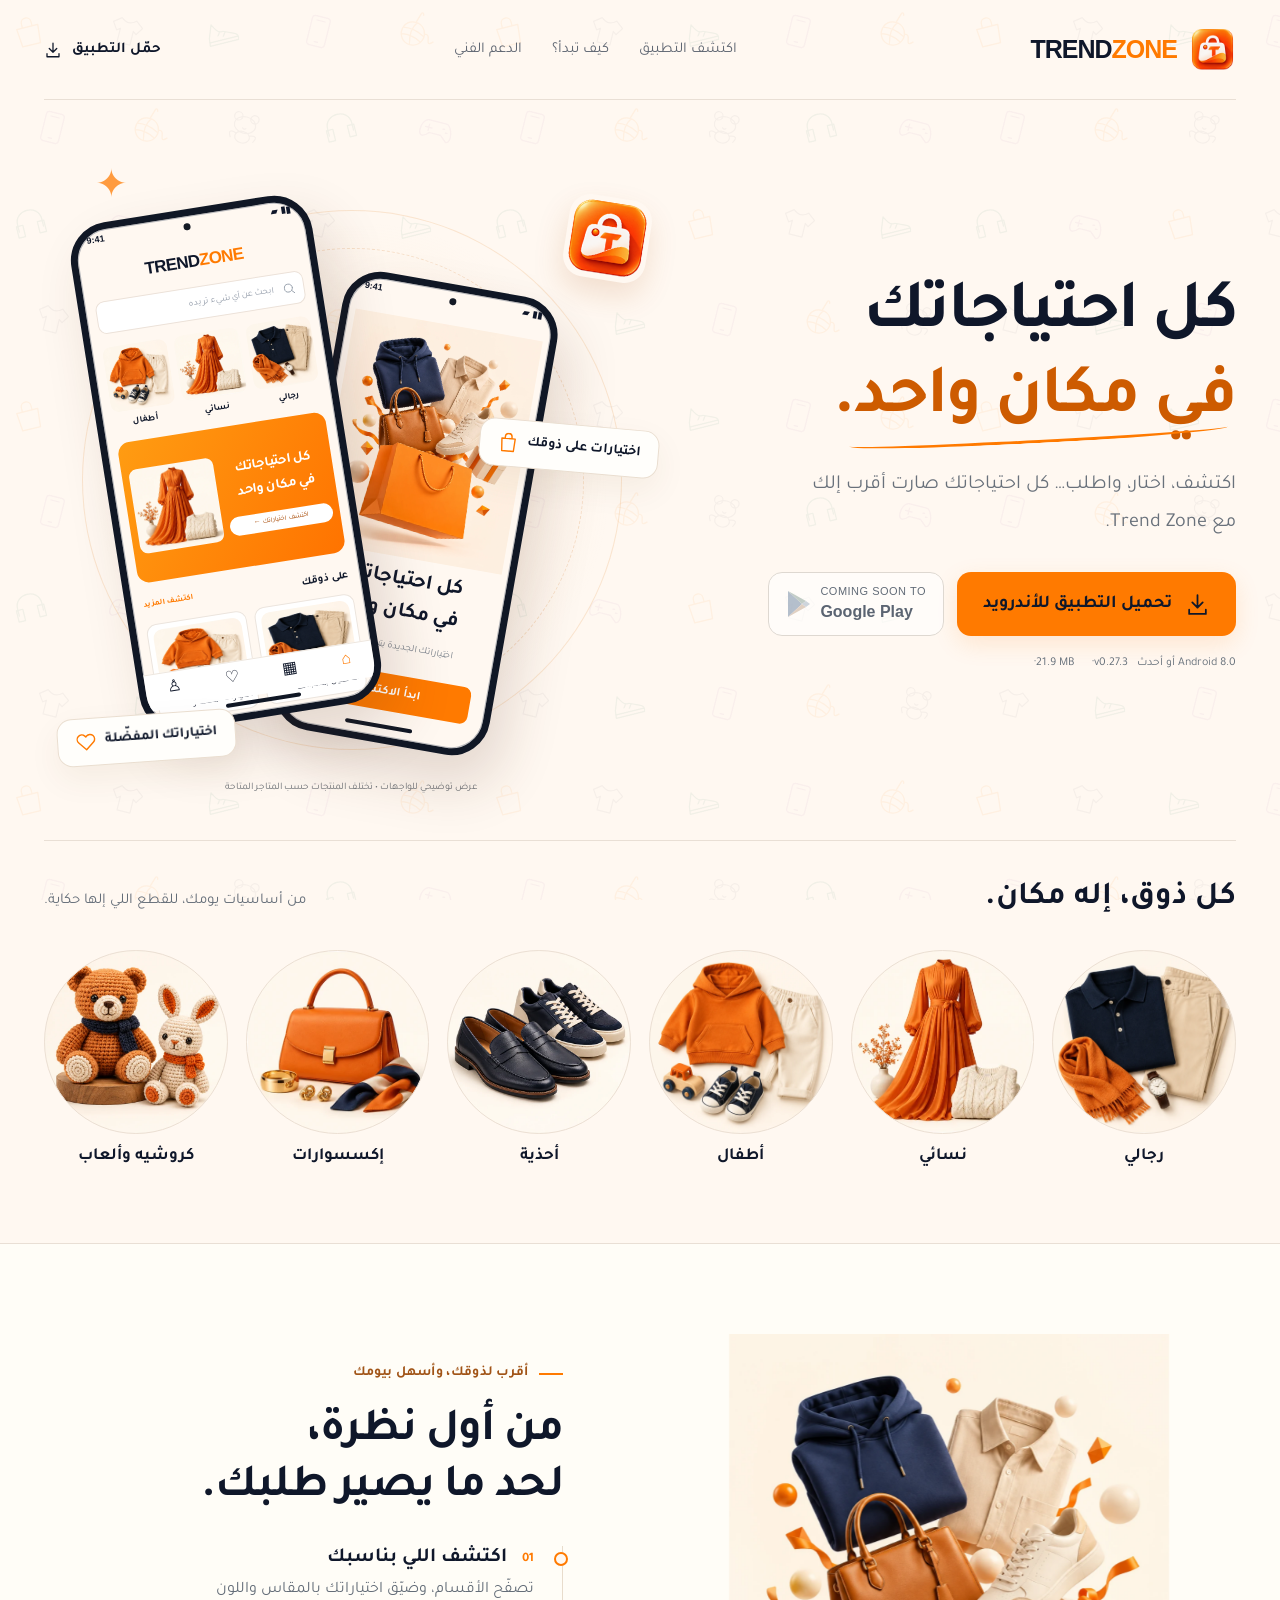
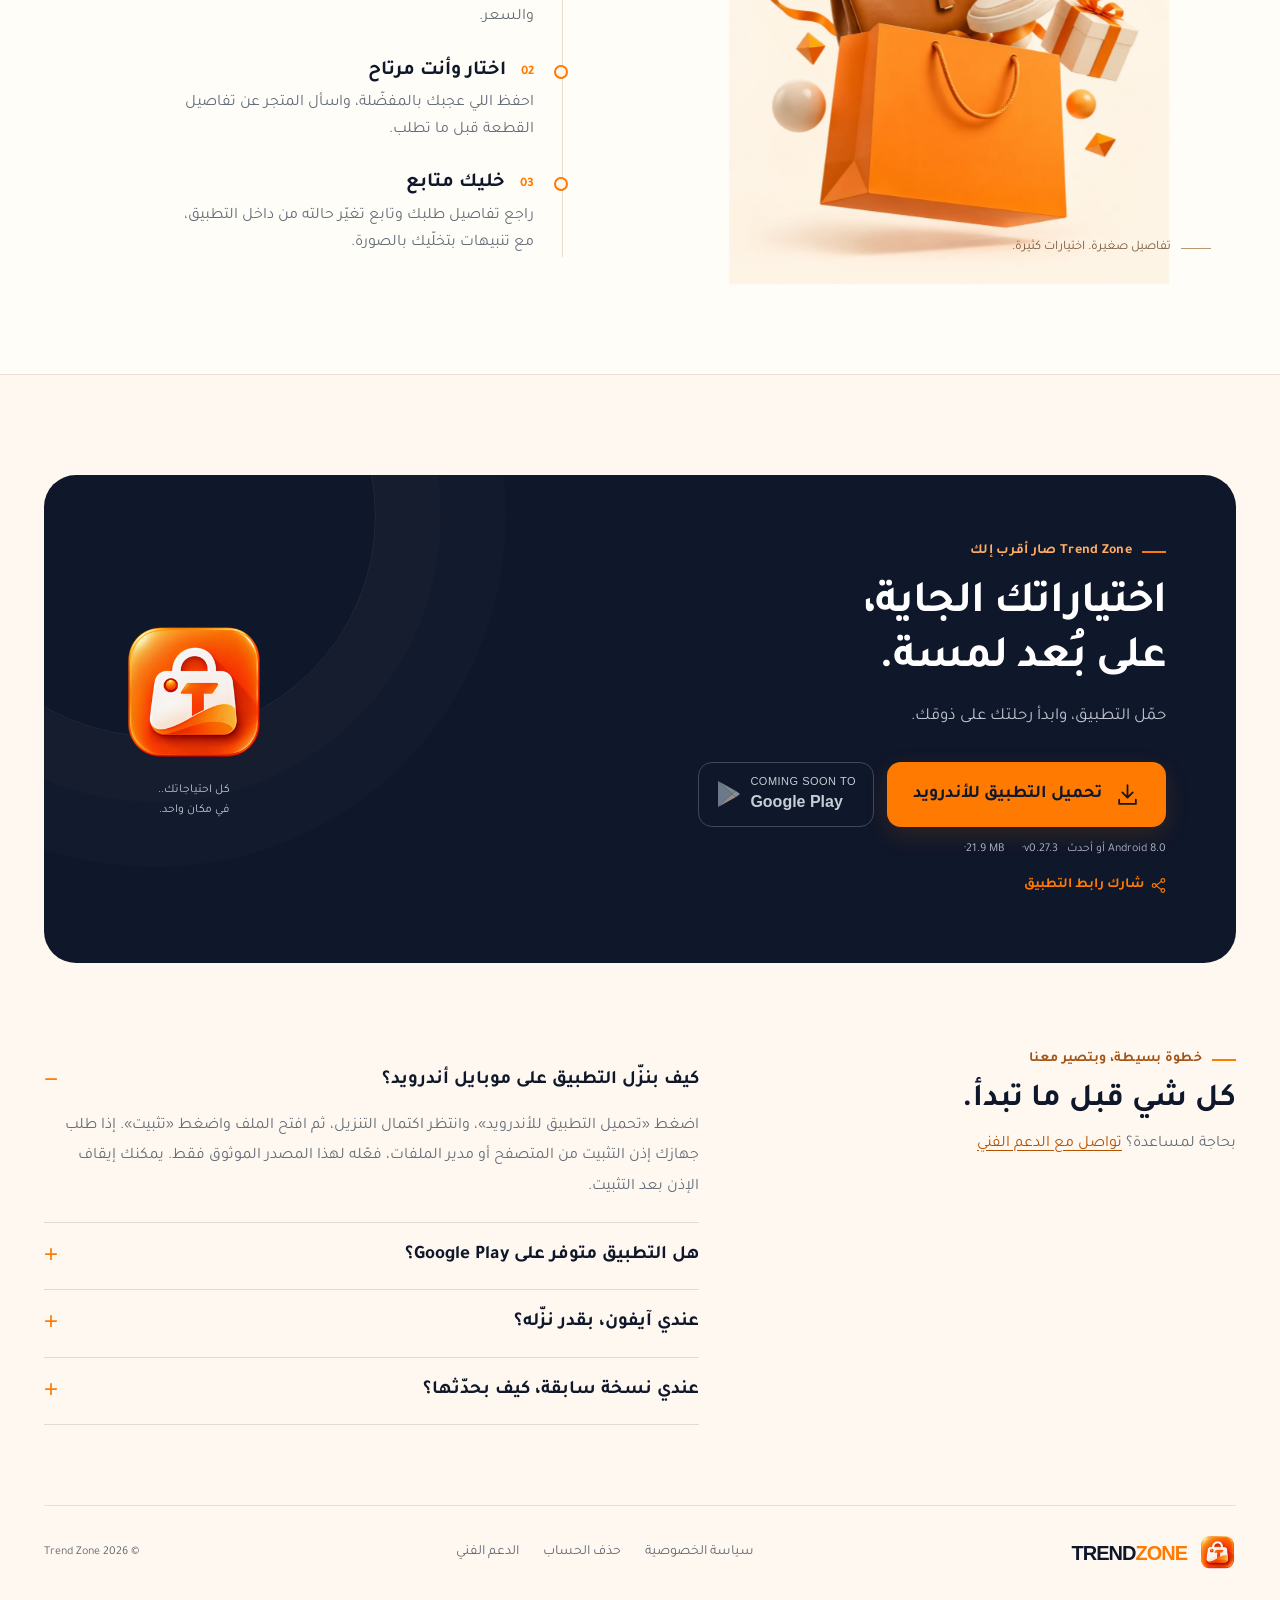
<file: index.html>
<!doctype html>
<html lang="ar" dir="rtl"><head><meta charset="UTF-8"><meta name="viewport" content="width=device-width,initial-scale=1"><meta name="theme-color" content="#FFF8F1"><meta name="description" content="حمّل Trend Zone للأندرويد. اكتشف الأزياء والأحذية والإكسسوارات، احفظ اختياراتك وتابع طلباتك من مكان واحد."><meta property="og:title" content="Trend Zone — كل احتياجاتك في مكان واحد"><meta property="og:description" content="اكتشف، اختار، واطلب… كل احتياجاتك صارت أقرب إلك مع Trend Zone."><meta property="og:type" content="website"><meta property="og:url" content="https://trend-zone.github.io/trend-zone-releases/"><meta property="og:image" content="https://trend-zone.github.io/trend-zone-releases/brand-icon.png"><meta property="og:locale" content="ar_AR"><title>Trend Zone — كل احتياجاتك في مكان واحد</title><link rel="icon" type="image/png" href="brand-icon.png"><link rel="canonical" href="https://trend-zone.github.io/trend-zone-releases/"><link rel="preload" href="tajawal_bold.ttf" as="font" type="font/ttf" crossorigin><link rel="stylesheet" href="landing.css"><script src="landing.js" defer></script></head>
<body><a class="skip" href="#main">انتقل إلى المحتوى</a><div class="pattern" aria-hidden="true"></div>
<header class="header wrap"><a class="brand" href="./" aria-label="Trend Zone — الرئيسية"><img src="brand-icon.png" alt="" width="47" height="47"><span class="word">TREND<b>ZONE</b></span></a><nav class="nav" aria-label="التنقل الرئيسي"><a href="#discover">اكتشف التطبيق</a><a href="#how">كيف تبدأ؟</a><a href="mailto:trend-zone-support@googlegroups.com">الدعم الفني</a></nav><a class="nav-download" href="#download">حمّل التطبيق <svg viewBox="0 0 24 24" fill="none" stroke="currentColor" stroke-width="1.7" stroke-linecap="round" stroke-linejoin="round" aria-hidden="true"><path d="M12 3v12m-5-5 5 5 5-5M4 17v4h16v-4"/></svg></a></header>
<main id="main"><section class="hero wrap" aria-labelledby="hero-title"><div class="hero-copy"><h1 id="hero-title">كل احتياجاتك<br><em>في مكان واحد.</em></h1><p>اكتشف، اختار، واطلب… كل احتياجاتك صارت أقرب إلك مع <span dir="ltr">Trend Zone</span>.</p><div class="actions"><a class="download" href="https://github.com/TREND-ZONE/trend-zone-releases/releases/latest/download/TrendZone.apk" download="TrendZone-0.27.3.apk"><svg viewBox="0 0 24 24" fill="none" stroke="currentColor" stroke-width="1.7" stroke-linecap="round" stroke-linejoin="round" aria-hidden="true"><path d="M12 3v12m-5-5 5 5 5-5M4 17v4h16v-4"/></svg><span>تحميل التطبيق للأندرويد</span></a><div class="store-soon" aria-label="Coming Soon to Google Play"><svg viewBox="0 0 24 28" aria-hidden="true"><path d="M2 1 16 14 2 27Z" fill="#94a3b8"/><path d="m2 1 18 10-4 3Z" fill="#a8b8b0"/><path d="m2 27 18-10-4-3Z" fill="#d3bca9"/><path d="m16 14 4-3 4 3-4 3Z" fill="#b9c3cf"/></svg><span><small>COMING SOON TO</small><strong>Google Play</strong></span></div></div><div class="file-note"><span>Android 8.0 أو أحدث</span><span dir="ltr">v0.27.3</span><span dir="ltr">21.9 MB</span></div></div>
<div class="hero-art" aria-label="تصوّر توضيحي لتجربة Trend Zone"><div class="orbit" aria-hidden="true"></div><span class="star-spark" aria-hidden="true">✦</span><img class="float-icon" src="brand-icon.png" alt="أيقونة Trend Zone" width="83" height="83">
<div class="phone phone-back" aria-hidden="true"><div class="camera"></div><div class="phone-top"><span>9:41</span><span>▰ ▮▮</span></div><img class="brand-art" src="welcome_scene.webp" width="1122" height="1402" alt=""><h3><span>كل احتياجاتك</span><span>في مكان واحد</span></h3><p>اختياراتك الجديدة بتبدأ من هون.</p><span class="mini-button">ابدأ الاكتشاف</span></div>
<div class="phone phone-front" aria-hidden="true"><div class="camera"></div><div class="phone-top"><span>9:41</span><span>▰ ▮▮</span></div><div class="phone-brand"><span class="word">TREND<b>ZONE</b></span></div><div class="phone-search"><svg viewBox="0 0 24 24" fill="none" stroke="currentColor" stroke-width="1.7" stroke-linecap="round" stroke-linejoin="round" aria-hidden="true"><path d="m21 21-5-5M18 10a8 8 0 1 1-16 0 8 8 0 0 1 16 0"/></svg><span>ابحث عن أي شيء تريده</span></div><div class="mini-cats"><div class="mini-cat"><span class="swatch"></span>رجالي</div><div class="mini-cat"><span class="swatch dress"></span>نسائي</div><div class="mini-cat"><span class="swatch kids"></span>أطفال</div></div><div class="mini-banner"><div><b><span>كل احتياجاتك</span><span>في مكان واحد</span></b><small>اكتشف اختياراتك ←</small></div><span class="swatch dress"></span></div><div class="mini-title">على ذوقك<span>اكتشف المزيد</span></div><div class="mini-products"><div><span class="swatch"></span><small>تفاصيل بتشبهك</small></div><div><span class="swatch kids"></span><small>اختيارات للصغار</small></div></div><div class="phone-bottom"><span>⌂</span><span>▦</span><span>♡</span><span>♙</span></div></div>
<div class="float-label label-one"><svg viewBox="0 0 24 24" fill="none" stroke="currentColor" stroke-width="1.7" stroke-linecap="round" stroke-linejoin="round" aria-hidden="true"><path d="M20.8 4.6a5.5 5.5 0 0 0-7.8 0L12 5.7l-1.1-1.1a5.5 5.5 0 0 0-7.8 7.8L12 21l8.8-8.6a5.5 5.5 0 0 0 0-7.8Z"/></svg> اختياراتك المفضّلة</div><div class="float-label label-two"><svg viewBox="0 0 24 24" fill="none" stroke="currentColor" stroke-width="1.7" stroke-linecap="round" stroke-linejoin="round" aria-hidden="true"><path d="M4 7h16l-1 15H5L4 7Zm4 0V5a4 4 0 0 1 8 0v2"/></svg> اختيارات على ذوقك</div><p class="tiny-caption">عرض توضيحي للواجهات • تختلف المنتجات حسب المتاجر المتاحة</p></div></section>
<section class="category-strip wrap" id="discover" aria-labelledby="categories-title"><div class="section-intro"><h2 id="categories-title">كل ذوق، إله مكان.</h2><p>من أساسيات يومك، للقطع اللي إلها حكاية.</p></div><div class="categories"><div class="category"><div class="cat-image cat-men" role="img" aria-label="ملابس رجالية"></div><h3>رجالي</h3></div><div class="category"><div class="cat-image cat-women" role="img" aria-label="فستان وملابس نسائية"></div><h3>نسائي</h3></div><div class="category"><div class="cat-image cat-kids" role="img" aria-label="ملابس أطفال"></div><h3>أطفال</h3></div><div class="category"><div class="cat-image cat-shoes" role="img" aria-label="أحذية"></div><h3>أحذية</h3></div><div class="category"><div class="cat-image cat-bags" role="img" aria-label="حقائب وإكسسوارات"></div><h3>إكسسوارات</h3></div><div class="category"><div class="cat-image cat-crochet" role="img" aria-label="ألعاب وأعمال كروشيه"></div><h3>كروشيه وألعاب</h3></div></div></section>
<section class="journey" id="how" aria-labelledby="journey-title"><div class="journey-layout wrap"><div class="journey-visual"><img src="welcome_scene.webp" alt="تشكيلة من الملابس والحذاء والحقيبة حول حقيبة تسوّق برتقالية" width="1122" height="1402" loading="lazy"><span class="journey-note">تفاصيل صغيرة. اختيارات كثيرة.</span></div><div class="journey-copy"><div class="eyebrow">أقرب لذوقك، وأسهل بيومك</div><h2 id="journey-title">من أول نظرة،<br>لحد ما يصير طلبك.</h2><div class="steps"><div class="step"><h3><small>01</small> اكتشف اللي بناسبك</h3><p>تصفّح الأقسام، وضيّق اختياراتك بالمقاس واللون والسعر.</p></div><div class="step"><h3><small>02</small> اختار وأنت مرتاح</h3><p>احفظ اللي عجبك بالمفضّلة، واسأل المتجر عن تفاصيل القطعة قبل ما تطلب.</p></div><div class="step"><h3><small>03</small> خليك متابع</h3><p>راجع تفاصيل طلبك وتابع تغيّر حالته من داخل التطبيق، مع تنبيهات بتخلّيك بالصورة.</p></div></div></div></div></section>
<section class="download-section wrap" id="download" aria-labelledby="download-title"><div class="download-stage"><div><div class="eyebrow">Trend Zone صار أقرب إلك</div><h2 id="download-title">اختياراتك الجاية،<br>على بُعد لمسة.</h2><p>حمّل التطبيق، وابدأ رحلتك على ذوقك.</p><div class="actions"><a class="download" href="https://github.com/TREND-ZONE/trend-zone-releases/releases/latest/download/TrendZone.apk" download="TrendZone-0.27.3.apk"><svg viewBox="0 0 24 24" fill="none" stroke="currentColor" stroke-width="1.7" stroke-linecap="round" stroke-linejoin="round" aria-hidden="true"><path d="M12 3v12m-5-5 5 5 5-5M4 17v4h16v-4"/></svg><span>تحميل التطبيق للأندرويد</span></a><div class="store-soon" aria-label="Coming Soon to Google Play"><svg viewBox="0 0 24 28" aria-hidden="true"><path d="M2 1 16 14 2 27Z" fill="#94a3b8"/><path d="m2 1 18 10-4 3Z" fill="#a8b8b0"/><path d="m2 27 18-10-4-3Z" fill="#d3bca9"/><path d="m16 14 4-3 4 3-4 3Z" fill="#b9c3cf"/></svg><span><small>COMING SOON TO</small><strong>Google Play</strong></span></div></div><div class="file-note"><span>Android 8.0 أو أحدث</span><span dir="ltr">v0.27.3</span><span dir="ltr">21.9 MB</span></div><button class="share" id="share" type="button"><svg viewBox="0 0 24 24" fill="none" stroke="currentColor" stroke-width="1.7" stroke-linecap="round" stroke-linejoin="round" aria-hidden="true"><path d="M8 12 17 5M8 12l9 7M8 12a3 3 0 1 1-6 0 3 3 0 0 1 6 0M22 4a3 3 0 1 1-6 0 3 3 0 0 1 6 0M22 20a3 3 0 1 1-6 0 3 3 0 0 1 6 0"/></svg> شارك رابط التطبيق</button></div><div class="qr"><img src="brand-icon.png" alt="أيقونة Trend Zone" width="150" height="150" loading="lazy"><p>كل احتياجاتك..<br>في مكان واحد.</p></div></div></section>
<section class="faq wrap" aria-labelledby="faq-title"><div><div class="eyebrow">خطوة بسيطة، وبتصير معنا</div><h2 id="faq-title">كل شي قبل ما تبدأ.</h2><p>بحاجة لمساعدة؟ <a href="mailto:trend-zone-support@googlegroups.com">تواصل مع الدعم الفني</a></p></div><div><details open><summary>كيف بنزّل التطبيق على موبايل أندرويد؟</summary><p>اضغط «تحميل التطبيق للأندرويد»، وانتظر اكتمال التنزيل، ثم افتح الملف واضغط «تثبيت». إذا طلب جهازك إذن التثبيت من المتصفح أو مدير الملفات، فعّله لهذا المصدر الموثوق فقط. يمكنك إيقاف الإذن بعد التثبيت.</p></details><details><summary>هل التطبيق متوفر على Google Play؟</summary><p>قريباً على Google Play. حالياً يمكنك تنزيل نسخة أندرويد مباشرة من هذه الصفحة.</p></details><details><summary>عندي آيفون، بقدر نزّله؟</summary><p>النسخة الحالية مخصصة لأجهزة أندرويد 8.0 أو أحدث، وملف التنزيل لا يعمل على آيفون.</p></details><details><summary>عندي نسخة سابقة، كيف بحدّثها؟</summary><p>احتفظ بالتطبيق الموجود وثبّت التحديث من نفس مصدر نسختك. إذا رفض الهاتف التحديث بسبب اختلاف النسخة، تواصل مع الدعم الفني قبل حذف التطبيق حتى نساعدك تختار الملف المناسب.</p></details></div></section></main>
<footer class="footer wrap"><a class="brand" href="./" aria-label="Trend Zone الرئيسية"><img src="brand-icon.png" alt="" width="37" height="37"><span class="word">TREND<b>ZONE</b></span></a><nav class="footer-links" aria-label="روابط المساعدة"><a href="privacy.html">سياسة الخصوصية</a><a href="delete-account.html">حذف الحساب</a><a href="mailto:trend-zone-support@googlegroups.com">الدعم الفني</a></nav><small>© 2026 Trend Zone</small></footer><div id="toast" class="toast" role="status" aria-live="polite"></div></body></html>
</file>
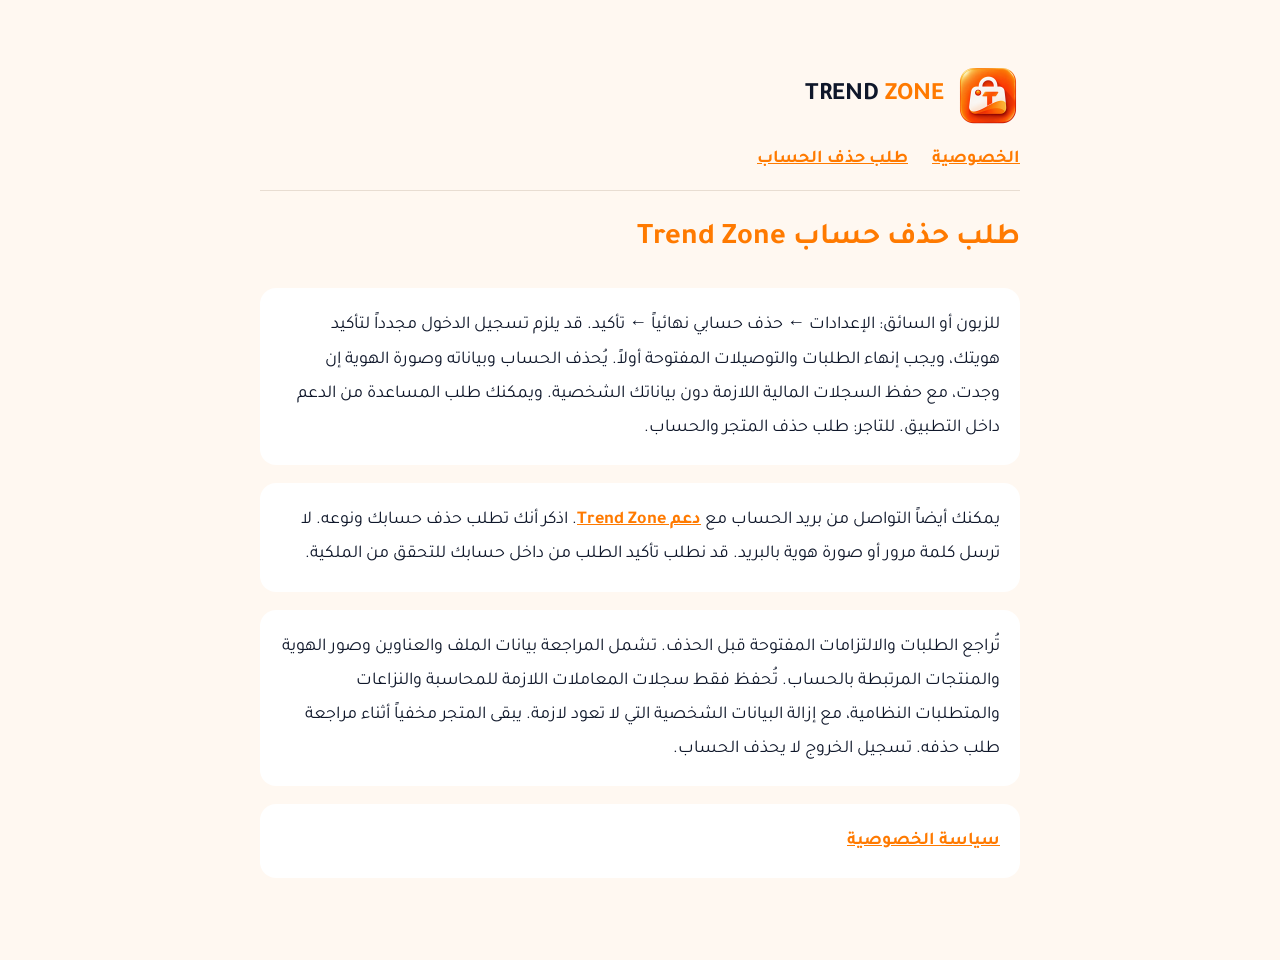
<file: delete-account.html>
<!doctype html><html lang="ar" dir="rtl"><meta charset="UTF-8"><meta name="viewport" content="width=device-width,initial-scale=1"><title>Trend Zone — حذف الحساب</title><style>@font-face{font-family:Tajawal;src:url(tajawal_regular.ttf)}@font-face{font-family:Tajawal;src:url(tajawal_bold.ttf);font-weight:700}body{max-width:760px;margin:40px auto;padding:24px;background:#fff8f1;color:#0f172a;font:18px/1.9 Tajawal,sans-serif}h1,a{color:#ff7a00}nav{display:flex;gap:24px;flex-wrap:wrap;padding:14px 0;border-bottom:1px solid #e8ddd2}header{display:flex;gap:12px;align-items:center;font-size:25px;font-weight:700}header img{width:64px;height:64px;border-radius:16px}p{background:#fff;padding:20px;border-radius:16px}a:focus{outline:3px solid #0f172a}a{font-weight:700}h1{font-size:30px}@media(max-width:600px){body{margin:0;padding:20px}h1{font-size:26px}} </style><header><img src="brand-icon.png" alt="شعار Trend Zone"><span dir="ltr">TREND <span style="color:#ff7a00">ZONE</span></span></header><nav><a href="privacy.html">الخصوصية</a><a href="delete-account.html">طلب حذف الحساب</a></nav><h1>طلب حذف حساب Trend Zone</h1><p>للزبون أو السائق: الإعدادات ← حذف حسابي نهائياً ← تأكيد. قد يلزم تسجيل الدخول مجدداً لتأكيد هويتك، ويجب إنهاء الطلبات والتوصيلات المفتوحة أولاً. يُحذف الحساب وبياناته وصورة الهوية إن وجدت، مع حفظ السجلات المالية اللازمة دون بياناتك الشخصية. ويمكنك طلب المساعدة من الدعم داخل التطبيق. للتاجر: طلب حذف المتجر والحساب.</p><p>يمكنك أيضاً التواصل من بريد الحساب مع <a href="mailto:trend-zone-support@googlegroups.com?subject=Trend%20Zone%20account%20deletion">دعم Trend Zone</a>. اذكر أنك تطلب حذف حسابك ونوعه. لا ترسل كلمة مرور أو صورة هوية بالبريد. قد نطلب تأكيد الطلب من داخل حسابك للتحقق من الملكية.</p><p>تُراجع الطلبات والالتزامات المفتوحة قبل الحذف. تشمل المراجعة بيانات الملف والعناوين وصور الهوية والمنتجات المرتبطة بالحساب. تُحفظ فقط سجلات المعاملات اللازمة للمحاسبة والنزاعات والمتطلبات النظامية، مع إزالة البيانات الشخصية التي لا تعود لازمة. يبقى المتجر مخفياً أثناء مراجعة طلب حذفه. تسجيل الخروج لا يحذف الحساب.</p><p><a href="privacy.html">سياسة الخصوصية</a></p></html>
</file>
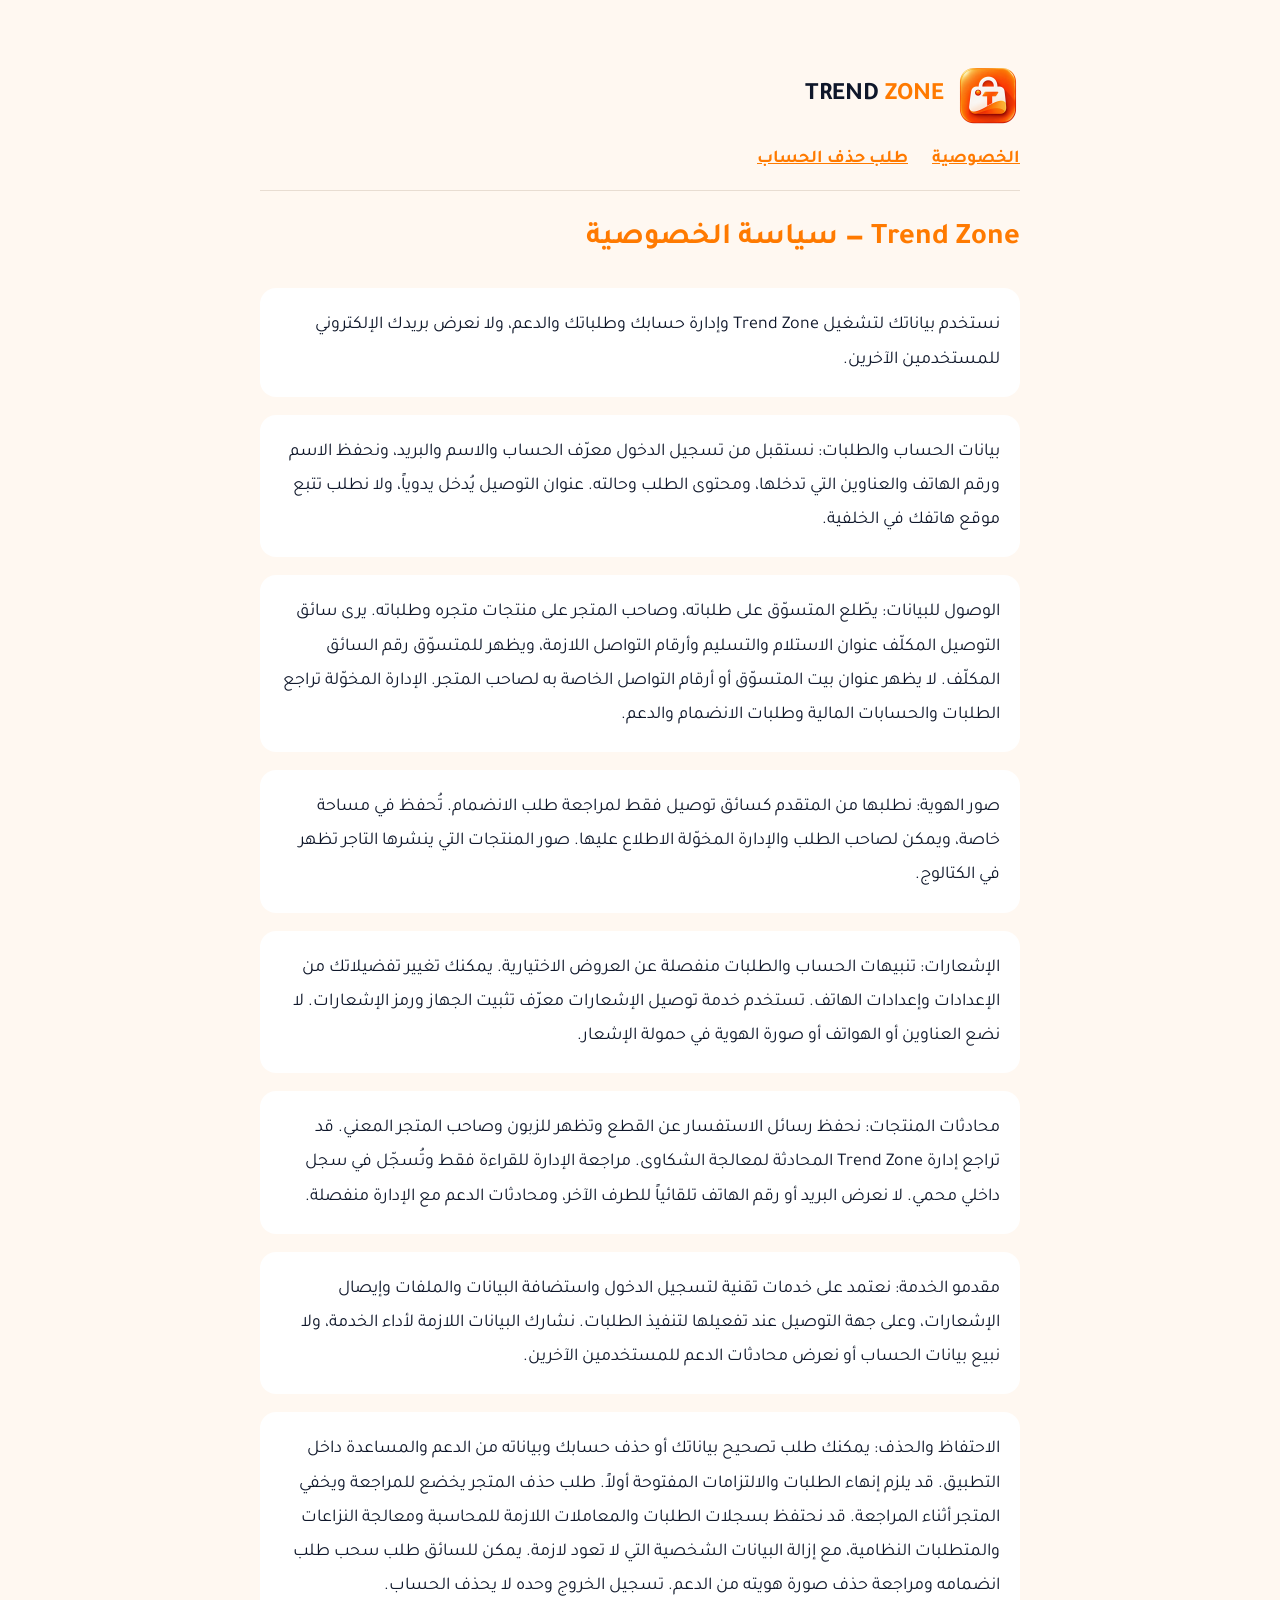
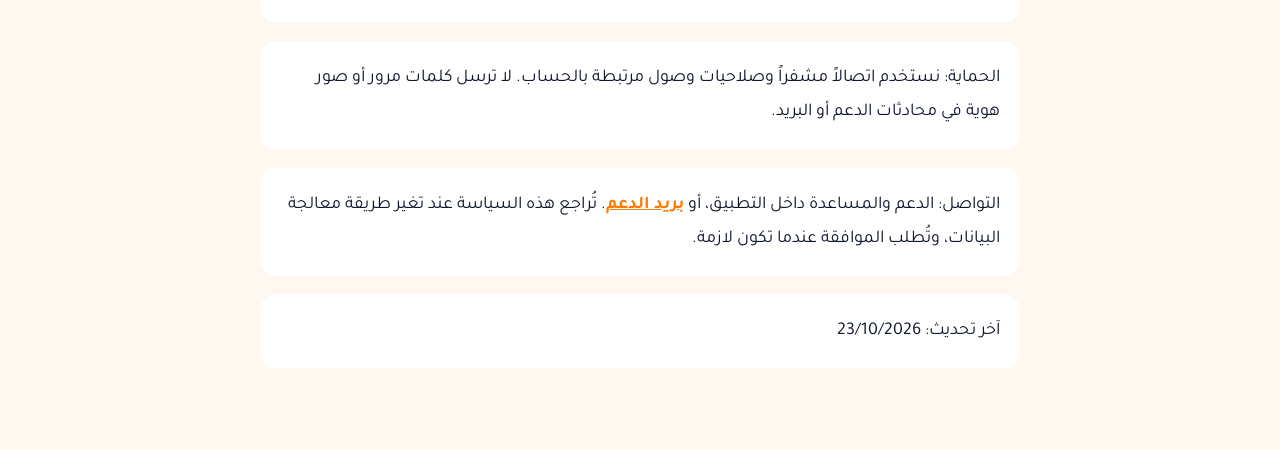
<file: privacy.html>
<!doctype html><html lang="ar" dir="rtl"><meta charset="UTF-8"><meta name="viewport" content="width=device-width,initial-scale=1"><title>Trend Zone — سياسة الخصوصية</title><style>@font-face{font-family:Tajawal;src:url(tajawal_regular.ttf)}@font-face{font-family:Tajawal;src:url(tajawal_bold.ttf);font-weight:700}body{max-width:760px;margin:40px auto;padding:24px;background:#fff8f1;color:#0f172a;font:18px/1.9 Tajawal,sans-serif}h1,a{color:#ff7a00}nav{display:flex;gap:24px;flex-wrap:wrap;padding:14px 0;border-bottom:1px solid #e8ddd2}header{display:flex;gap:12px;align-items:center;font-size:25px;font-weight:700}header img{width:64px;height:64px;border-radius:16px}p{background:#fff;padding:20px;border-radius:16px}a:focus{outline:3px solid #0f172a}a{font-weight:700}h1{font-size:30px}@media(max-width:600px){body{margin:0;padding:20px}h1{font-size:26px}} </style><header><img src="brand-icon.png" alt="شعار Trend Zone"><span dir="ltr">TREND <span style="color:#ff7a00">ZONE</span></span></header><nav><a href="privacy.html">الخصوصية</a><a href="delete-account.html">طلب حذف الحساب</a></nav><h1>Trend Zone — سياسة الخصوصية</h1><p>نستخدم بياناتك لتشغيل Trend Zone وإدارة حسابك وطلباتك والدعم، ولا نعرض بريدك الإلكتروني للمستخدمين الآخرين.</p><p>بيانات الحساب والطلبات: نستقبل من تسجيل الدخول معرّف الحساب والاسم والبريد، ونحفظ الاسم ورقم الهاتف والعناوين التي تدخلها، ومحتوى الطلب وحالته. عنوان التوصيل يُدخل يدوياً، ولا نطلب تتبع موقع هاتفك في الخلفية.</p><p>الوصول للبيانات: يطّلع المتسوّق على طلباته، وصاحب المتجر على منتجات متجره وطلباته. يرى سائق التوصيل المكلّف عنوان الاستلام والتسليم وأرقام التواصل اللازمة، ويظهر للمتسوّق رقم السائق المكلّف. لا يظهر عنوان بيت المتسوّق أو أرقام التواصل الخاصة به لصاحب المتجر. الإدارة المخوّلة تراجع الطلبات والحسابات المالية وطلبات الانضمام والدعم.</p><p>صور الهوية: نطلبها من المتقدم كسائق توصيل فقط لمراجعة طلب الانضمام. تُحفظ في مساحة خاصة، ويمكن لصاحب الطلب والإدارة المخوّلة الاطلاع عليها. صور المنتجات التي ينشرها التاجر تظهر في الكتالوج.</p><p>الإشعارات: تنبيهات الحساب والطلبات منفصلة عن العروض الاختيارية. يمكنك تغيير تفضيلاتك من الإعدادات وإعدادات الهاتف. تستخدم خدمة توصيل الإشعارات معرّف تثبيت الجهاز ورمز الإشعارات. لا نضع العناوين أو الهواتف أو صورة الهوية في حمولة الإشعار.</p><p>محادثات المنتجات: نحفظ رسائل الاستفسار عن القطع وتظهر للزبون وصاحب المتجر المعني. قد تراجع إدارة Trend Zone المحادثة لمعالجة الشكاوى. مراجعة الإدارة للقراءة فقط وتُسجّل في سجل داخلي محمي. لا نعرض البريد أو رقم الهاتف تلقائياً للطرف الآخر، ومحادثات الدعم مع الإدارة منفصلة.</p><p>مقدمو الخدمة: نعتمد على خدمات تقنية لتسجيل الدخول واستضافة البيانات والملفات وإيصال الإشعارات، وعلى جهة التوصيل عند تفعيلها لتنفيذ الطلبات. نشارك البيانات اللازمة لأداء الخدمة، ولا نبيع بيانات الحساب أو نعرض محادثات الدعم للمستخدمين الآخرين.</p><p>الاحتفاظ والحذف: يمكنك طلب تصحيح بياناتك أو حذف حسابك وبياناته من الدعم والمساعدة داخل التطبيق. قد يلزم إنهاء الطلبات والالتزامات المفتوحة أولاً. طلب حذف المتجر يخضع للمراجعة ويخفي المتجر أثناء المراجعة. قد نحتفظ بسجلات الطلبات والمعاملات اللازمة للمحاسبة ومعالجة النزاعات والمتطلبات النظامية، مع إزالة البيانات الشخصية التي لا تعود لازمة. يمكن للسائق طلب سحب طلب انضمامه ومراجعة حذف صورة هويته من الدعم. تسجيل الخروج وحده لا يحذف الحساب.</p><p>الحماية: نستخدم اتصالاً مشفراً وصلاحيات وصول مرتبطة بالحساب. لا ترسل كلمات مرور أو صور هوية في محادثات الدعم أو البريد.</p><p>التواصل: الدعم والمساعدة داخل التطبيق، أو <a href="mailto:trend-zone-support@googlegroups.com">بريد الدعم</a>. تُراجع هذه السياسة عند تغير طريقة معالجة البيانات، وتُطلب الموافقة عندما تكون لازمة.</p><p>آخر تحديث: 23/10/2026</p></html>
</file>
<file: landing.css>
@font-face{font-family:Tajawal;src:url(tajawal_regular.ttf) format('truetype');font-weight:400;font-display:swap}@font-face{font-family:Tajawal;src:url(tajawal_bold.ttf) format('truetype');font-weight:700 900;font-display:swap}
:root{--orange:#ff7a00;--navy:#0f172a;--cream:#fff8f1;--muted:#707783;--line:#e9dfd5}*{box-sizing:border-box}html{scroll-behavior:smooth;scroll-padding-top:100px}body{margin:0;background:var(--cream);color:var(--navy);font:400 18px/1.7 Tajawal,sans-serif}a{color:inherit;text-decoration:none}button{font:inherit;cursor:pointer}button,a{-webkit-tap-highlight-color:transparent}a:focus-visible,button:focus-visible,summary:focus-visible{outline:3px solid #276baf;outline-offset:6px}img{max-width:100%;height:auto;display:block}h1,h2,h3,p{margin:0}h1,h2,h3{font-weight:700;line-height:1.22}.wrap{width:min(1220px,calc(100% - 88px));margin:auto}.pattern{position:fixed;inset:0;z-index:-1;pointer-events:none;background-image:url(shopping-pattern.svg);background-size:480px 384px;animation:drift 28s ease-in-out infinite alternate;opacity:.75}.skip{position:absolute;top:-100px;background:var(--navy);color:white;padding:12px}.skip:focus{top:0;z-index:100}.header{height:100px;display:flex;align-items:center;justify-content:space-between;gap:32px;border-bottom:1px solid var(--line)}.brand{display:flex;align-items:center;gap:12px}.brand img{width:47px;height:47px;border-radius:13px}.word{direction:ltr;font:900 25px/1 Arial,sans-serif;letter-spacing:-1px}.word b{color:var(--orange)}.nav{display:flex;gap:30px;color:#5f6672;font-size:15px}.nav a:hover{color:var(--orange)}.nav-download{display:flex;align-items:center;gap:10px;font-size:15px;font-weight:700}.nav-download svg{width:18px;height:18px}.hero{display:grid;grid-template-columns:.95fr 1.05fr;align-items:center;min-height:740px;gap:20px;padding:48px 0 64px}.eyebrow{font-size:14px;font-weight:700;letter-spacing:.3px;display:flex;align-items:center;gap:10px;color:#a15417}.eyebrow:before{content:'';width:24px;height:2px;background:var(--orange)}h1{font-size:clamp(52px,5.4vw,76px);letter-spacing:-2px;margin:25px 0 22px}h1 em{font-style:normal;color:var(--orange);position:relative;white-space:nowrap}h1 em:after{content:'';position:absolute;bottom:-7px;right:2%;width:94%;height:10px;border-bottom:3px solid var(--orange);border-radius:50%;transform:rotate(-3deg)}.hero-copy>p{max-width:430px;font-size:20px;color:#69717b;line-height:1.9}.actions{display:flex;align-items:stretch;gap:13px;margin:30px 0 17px;flex-wrap:wrap}.download{display:inline-flex;align-items:center;justify-content:center;gap:13px;border:0;background:var(--orange);color:white;padding:17px 26px;border-radius:14px;box-shadow:0 8px 24px #f8790024;font-weight:700;font-size:18px;transition:transform .2s,background .2s}.download:hover{background:#ec6e00;transform:translateY(-2px)}.download svg{width:25px;height:25px}.store-soon{display:flex;align-items:center;gap:10px;border:1px solid #ded8d1;border-radius:14px;padding:10px 17px;line-height:1.2;direction:ltr;background:#fff9}.store-soon svg{width:24px;height:28px;opacity:.7}.store-soon small{display:block;font:11px/1.5 Arial;color:#7d8189;letter-spacing:.5px}.store-soon strong{font:700 16px/1.5 Arial;color:#5b6472}.file-note{font-size:12px;color:#83858b;display:flex;gap:9px;align-items:center;flex-wrap:wrap}.file-note span+span:before{content:'·';margin-left:9px}.hero-art{height:610px;position:relative;direction:ltr;isolation:isolate}.orbit{position:absolute;width:540px;height:540px;border:1px solid #efb88450;border-radius:50%;left:50%;top:53%;transform:translate(-50%,-50%);background:radial-gradient(circle,#ffe3c35c 0,transparent 68%);z-index:-1}.orbit:after{content:'';position:absolute;inset:37px;border:1px dashed #e9b68560;border-radius:50%}.phone{background:#fff8f1;border:7px solid #101725;border-radius:39px;position:absolute;overflow:hidden;box-shadow:15px 28px 55px #4e2b1a29,inset 0 0 0 1px #b8b9bd;direction:rtl}.phone:after{content:'';position:absolute;width:33%;height:4px;background:#101725;border-radius:6px;bottom:8px;left:33.5%}.phone-front{width:244px;height:514px;left:60px;top:49px;transform:rotate(-9deg);z-index:3}.phone-back{width:218px;height:465px;left:263px;top:124px;transform:rotate(10deg);z-index:2}.phone-top{height:25px;padding:4px 12px;font:700 9px Arial;display:flex;justify-content:space-between;direction:ltr}.camera{position:absolute;top:7px;left:48%;width:7px;height:7px;border-radius:50%;background:#141a25}.phone-brand{display:flex;justify-content:center;padding:12px 4px 9px}.phone-brand .word{font-size:17px;letter-spacing:-.7px}.phone-search{background:white;border:1px solid #ece2d9;color:#9099a7;margin:8px 10px 13px;padding:8px;border-radius:9px;font-size:9px;display:flex;gap:10px;align-items:center}.phone-search svg{width:12px;height:12px}.mini-cats{display:flex;margin:0 10px 12px;gap:7px}.mini-cat{flex:1;text-align:center;font-size:9px;font-weight:700}.swatch{display:block;aspect-ratio:1;background-image:url(fashion_atlas.webp);background-size:100% 200%;border-radius:9px;margin-bottom:4px}.swatch.kids{background-position:0 100%}.swatch.dress{background-image:url(category_atlas.webp);background-size:300% 200%}.mini-banner{margin:0 10px;padding:12px 9px;border-radius:12px;background:#ff7a00;display:grid;grid-template-columns:1fr 1fr;gap:5px;align-items:center;color:white}.mini-banner b{font-size:18px;line-height:1.3}.mini-banner small{font-size:8px;display:block;margin-top:10px}.mini-banner .swatch{margin:0;border-radius:8px}.mini-title{display:flex;justify-content:space-between;font-size:11px;font-weight:700;margin:16px 12px 7px}.mini-title span{font-size:8px;color:var(--orange)}.mini-products{display:grid;grid-template-columns:1fr 1fr;gap:8px;margin:0 10px}.mini-products>div{background:white;padding:5px;border-radius:10px;border:1px solid #ece5de}.mini-products small{font-size:9px;display:block}.mini-products .swatch{height:67px;aspect-ratio:auto}.phone-bottom{position:absolute;bottom:16px;left:0;right:0;height:37px;background:white;display:flex;align-items:center;justify-content:space-around;font-size:16px;border-top:1px solid #eee7df}.phone-bottom span:first-child{color:var(--orange)}.phone-back .brand-art{width:190px;margin:9px auto 0;mix-blend-mode:multiply}.phone-back h3{text-align:center;font-size:24px;line-height:1.35;margin:7px 15px}.phone-back p{font-size:10px;text-align:center;color:#79818b;margin:12px}.mini-button{display:block;background:var(--orange);border-radius:8px;color:white;text-align:center;margin:18px 16px;padding:8px;font-size:12px;font-weight:700}.float-icon{width:83px;height:83px;border-radius:21px;position:absolute;right:10px;top:40px;z-index:4;transform:rotate(9deg);box-shadow:0 14px 30px #a44f0825;animation:bob 7s ease-in-out infinite}.float-label{background:#fffefb;border:1px solid #eaded0;box-shadow:0 13px 33px #5a3a1210;border-radius:15px;padding:11px 18px;position:absolute;font-size:14px;font-weight:700;z-index:5;display:flex;align-items:center;gap:9px}.float-label svg{width:20px;height:20px;color:var(--orange)}.label-one{left:13px;bottom:5px;transform:rotate(-4deg)}.label-two{right:0;top:267px;transform:rotate(5deg)}.star-spark{position:absolute;font-size:39px;color:#ff9b3f;top:2px;left:51px}.tiny-caption{position:absolute;bottom:-30px;left:0;right:0;text-align:center;color:#8a8a8a;font-size:10px}.category-strip{padding:38px 0 76px;border-top:1px solid var(--line)}.section-intro{display:flex;align-items:baseline;justify-content:space-between;gap:25px;margin-bottom:32px}.section-intro h2{font-size:32px}.section-intro p{font-size:15px;color:var(--muted)}.categories{display:grid;grid-template-columns:repeat(6,1fr);gap:18px}.category{min-width:0;text-align:center}.cat-image{aspect-ratio:1;background-color:#f7ecdf;border-radius:50%;background-repeat:no-repeat;transition:transform .35s;background-size:100% 200%;border:1px solid #ebdfd3;margin-bottom:13px}.category:hover .cat-image{transform:translateY(-7px) rotate(-4deg)}.category h3{font-size:17px}.cat-men{background-image:url(fashion_atlas.webp)}.cat-women{background-image:url(category_atlas.webp);background-size:300% 200%}.cat-kids{background-image:url(fashion_atlas.webp);background-position:0 100%}.cat-shoes{background-image:url(shoes_crochet_atlas.webp);background-size:200% 200%}.cat-bags{background-image:url(category_atlas.webp);background-size:300% 200%;background-position:100% 100%}.cat-crochet{background-image:url(shoes_crochet_atlas.webp);background-size:200% 200%;background-position:100% 100%}.journey{padding:90px 0;background:#fffef9c9;border-top:1px solid var(--line);border-bottom:1px solid var(--line)}.journey-layout{display:grid;grid-template-columns:1.05fr .95fr;gap:100px;align-items:center}.journey-visual{position:relative}.journey-visual img{width:100%;max-height:550px;object-fit:contain;mix-blend-mode:multiply}.journey-note{position:absolute;bottom:25px;right:25px;display:flex;gap:10px;align-items:center;font-size:13px;color:#7a5f44}.journey-note:before{content:'';width:30px;height:1px;background:#bc9975}.journey h2{font-size:46px;letter-spacing:-1px;margin:18px 0 30px}.steps{border-right:1px solid #e8dccc;padding-right:28px;display:grid;gap:27px}.step{position:relative}.step:before{content:'';position:absolute;right:-34px;top:6px;width:10px;height:10px;border-radius:50%;background:var(--cream);border:2px solid var(--orange)}.step h3{font-size:20px;margin-bottom:7px}.step h3 small{color:var(--orange);font-size:13px;margin-left:10px}.step p{color:var(--muted);font-size:16px;max-width:350px}.download-section{padding:100px 0 75px}.download-stage{background:var(--navy);color:white;border-radius:32px;position:relative;overflow:hidden;display:flex;justify-content:space-between;align-items:center;gap:50px;padding:65px 70px}.download-stage:before{content:'';position:absolute;width:440px;height:440px;border:1px solid #ffffff12;border-radius:50%;left:-110px;top:-180px;box-shadow:0 0 0 65px #ffffff03,0 0 0 130px #ffffff03;pointer-events:none}.download-stage h2{font-size:45px;letter-spacing:-1px;margin:14px 0 15px}.download-stage p{color:#bfc4d0;font-size:17px}.download-stage .eyebrow{color:#ffad65}.download-stage .actions{margin-bottom:12px}.download-stage .file-note{color:#adb4c4}.download-stage .store-soon{background:transparent;border-color:#ffffff35}.download-stage .store-soon small,.download-stage .store-soon strong{color:#c7cdd6}.qr{position:relative;text-align:center;flex:0 0 160px}.qr img{width:150px;height:150px;background:white;border-radius:16px;padding:11px;margin:0 auto 12px}.qr p{font-size:12px;color:#c3c8d1}.share{background:none;border:0;color:var(--orange);padding:0;font-weight:700;font-size:14px;display:flex;gap:7px;align-items:center;margin-top:15px}.share svg{width:15px;height:15px}.faq{padding:10px 0 80px;display:grid;grid-template-columns:.8fr 1.2fr;gap:100px}.faq h2{font-size:32px;margin:10px 0}.faq>div>p{font-size:16px;color:var(--muted)}.faq a{color:#b55200;text-decoration:underline;text-underline-offset:4px}.faq details{border-bottom:1px solid #e4dacf;padding:17px 0}.faq summary{font-size:19px;font-weight:700;cursor:pointer;list-style:none;display:flex;justify-content:space-between;gap:20px}.faq summary::-webkit-details-marker{display:none}.faq summary:after{content:'+';color:var(--orange);font:400 24px Arial}.faq details[open] summary:after{content:'−'}.faq details p{color:var(--muted);font-size:16px;line-height:1.9;padding:14px 0 3px}.footer{border-top:1px solid var(--line);padding:28px 0 35px;display:flex;align-items:center;justify-content:space-between;gap:25px}.footer .brand img{width:37px;height:37px;border-radius:10px}.footer .word{font-size:20px}.footer-links{display:flex;gap:24px;font-size:14px;color:#777b83}.footer small{font-size:12px;color:#81848b}.toast{position:fixed;bottom:25px;left:50%;transform:translateX(-50%);border-radius:12px;padding:12px 22px;background:var(--navy);color:white;font-size:15px;z-index:20;box-shadow:0 8px 30px #0002}.toast:empty{display:none}@keyframes drift{to{transform:translateY(-12px)}}@keyframes bob{50%{transform:translateY(-9px) rotate(5deg)}}
@media(min-width:1500px){.hero{min-height:780px}.hero-art{transform:scale(1.06)}}
@media(max-width:1100px){.wrap{width:calc(100% - 56px)}.hero{grid-template-columns:1fr 1fr;gap:10px}.hero-art{transform:scale(.83);transform-origin:center;min-width:500px;margin-left:-65px;margin-right:-50px}.hero-copy{z-index:5}h1{font-size:59px}.hero-copy>p{font-size:18px}.download{padding:16px 20px;font-size:16px}.store-soon{padding:10px 13px}.nav{gap:20px}.categories{gap:13px}.journey-layout{gap:40px}.download-stage{padding:45px}.faq{gap:50px}}
@media(max-width:760px){.wrap{width:calc(100% - 40px)}.header{height:81px}.brand img{width:39px;height:39px}.word{font-size:22px}.nav{display:none}.nav-download{font-size:13px}.hero{display:flex;flex-direction:column;align-items:stretch;padding:48px 0 38px;gap:12px;min-height:auto}.hero-copy{text-align:center}.eyebrow{justify-content:center;font-size:12px}h1{font-size:57px;margin:20px 0 25px;letter-spacing:-1.8px}.hero-copy>p{font-size:17px;max-width:360px;margin:auto;line-height:1.8}.actions{justify-content:center;margin:24px 0 14px;gap:10px}.download{font-size:16px;padding:15px 19px}.store-soon{padding:8px 12px}.store-soon strong{font-size:14px}.file-note{justify-content:center;font-size:11px}.hero-art{width:500px;min-width:500px;height:570px;align-self:center;margin:0 -70px -65px;transform:scale(.78);transform-origin:top center}.phone-front{left:47px}.phone-back{left:255px}.label-one{left:32px}.label-two{right:6px}.float-icon{right:25px;top:25px}.tiny-caption{bottom:-4px}.section-intro{display:block;text-align:center;margin-bottom:25px}.section-intro h2{font-size:28px}.section-intro p{font-size:13px;margin-top:9px}.categories{grid-template-columns:repeat(3,1fr);gap:24px 20px;max-width:430px;margin:auto}.category h3{font-size:15px}.category-strip{padding:30px 0 45px}.cat-image{margin-bottom:8px}.journey{padding:48px 0}.journey-layout{display:flex;flex-direction:column-reverse;gap:20px}.journey-copy{width:100%}.journey h2{text-align:center;font-size:36px;margin:16px 0 30px}.steps{max-width:390px;margin:auto;padding-right:24px;gap:24px}.step:before{right:-30px}.step h3{font-size:20px}.step p{font-size:15px}.journey-visual{max-width:350px}.journey-visual img{max-height:400px}.journey-note{bottom:5px;font-size:11px}.download-section{padding:45px 0}.download-stage{padding:35px 20px;border-radius:24px;display:block;text-align:center}.download-stage h2{font-size:34px}.download-stage p{font-size:15px}.qr{margin:30px auto 0;width:145px}.qr img{width:115px;height:115px}.qr p{font-size:11px}.share{justify-content:center;margin:18px auto 0}.faq{grid-template-columns:1fr;gap:20px;padding:5px 0 40px}.faq>div:first-child{text-align:center}.faq h2{font-size:28px}.faq summary{font-size:17px}.faq details p{font-size:15px}.footer{flex-direction:column;gap:18px;padding:25px 0}.footer-links{font-size:13px;gap:20px}.footer small{font-size:11px}}
@media(max-width:370px){.wrap{width:calc(100% - 32px)}h1{font-size:49px}.hero-art{transform:scale(.66);margin-bottom:-125px}.actions{flex-direction:column;align-items:center}.download,.store-soon{min-width:220px}.store-soon{justify-content:center}.categories{gap:22px 14px}}
@media(prefers-reduced-motion:reduce){html{scroll-behavior:auto}*,*:before,*:after{animation:none!important;transition:none!important}}

.qr img{padding:0;background:transparent;border-radius:30px}

body{overflow-x:clip}.hero-copy [dir=ltr]{white-space:nowrap}
@media(max-width:760px){.header{gap:12px}.brand{gap:8px}.nav-download{gap:6px;white-space:nowrap}}
@media(max-width:370px){.header .word{font-size:17px}.header .brand img{width:33px;height:33px}.header .nav-download{font-size:11px}.header .nav-download svg{width:15px;height:15px}}

/* Maintain brand surfaces while keeping key text readable. */
.download{color:var(--navy)}h1 em{color:#cd5b00}.file-note{color:#66707a}.tiny-caption{color:#6e7277}.store-soon small{color:#626b77}.footer small,.footer-links{color:#626974}:root{--muted:#646d78}

@media(max-width:760px){h1{font-size:51px}}
@media(max-width:370px){h1{font-size:43px}}

/* Lock each approved phrase to one line inside the illustrative phones. */
.mini-banner{grid-template-columns:1.4fr 1fr;gap:7px;padding:16px 9px;min-height:142px}
.mini-banner b{display:block;font-size:14px;line-height:1.7;text-align:center;letter-spacing:-.2px}
.mini-banner b span,.phone-back h3 span{display:block;white-space:nowrap}
.mini-banner small{margin-top:12px;text-align:center}
.phone-back h3{font-size:21px;line-height:1.5;margin:7px 10px}

/* App-like banner: balanced photo, two-line title and compact white action. */
.mini-banner{grid-template-columns:1.22fr 1fr;gap:7px;padding:14px 7px;background:linear-gradient(125deg,#ff9c12,#ff7300)}
.mini-banner small{display:block;background:#fff;color:#a64700;border-radius:999px;padding:4px 3px;font-size:7px;line-height:1.5}
</file>
